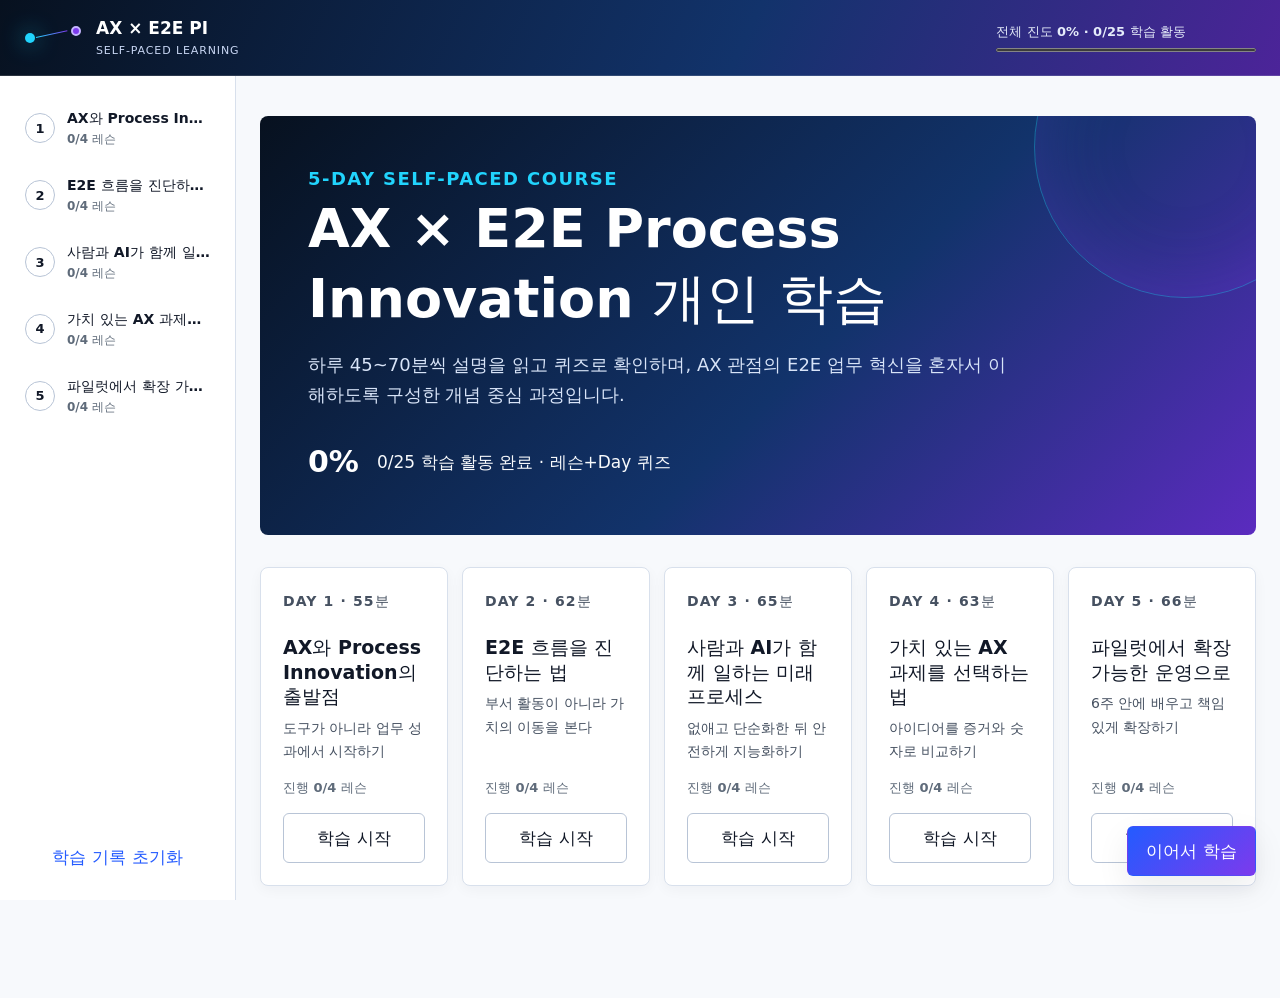
<file: study/index.html>
<!doctype html>
<html lang="ko">
<head>
  <meta charset="utf-8">
  <meta name="viewport" content="width=device-width, initial-scale=1">
  <meta name="description" content="AX 도입과 E2E Process Innovation을 5일 동안 혼자 학습하는 과정">
  <title>AX × E2E PI 개인 학습</title>
  <link rel="icon" href="../assets/img/favicon.svg" type="image/svg+xml">
  <link rel="stylesheet" href="./styles.css">
</head>
<body>
  <a class="skip-link" href="#learning-view">본문으로 건너뛰기</a>

  <header class="course-header">
    <a class="course-brand" href="#/home" aria-label="AX 개인 학습 홈">
      <span class="identity-mark" aria-hidden="true">
        <span class="origin-dot"></span>
        <span class="signal-line"></span>
        <span class="signal-node"></span>
      </span>
      <span><strong>AX × E2E PI</strong><small>SELF-PACED LEARNING</small></span>
    </a>
    <div class="header-progress">
      <label id="course-progress-text" for="course-progress">전체 진도 0%</label>
      <progress id="course-progress" max="100" value="0" aria-label="전체 학습 진도">0%</progress>
    </div>
  </header>

  <div class="app-shell">
    <aside class="course-rail" aria-label="과정 탐색">
      <nav id="day-navigation" aria-label="5일 학습 목차"></nav>
      <button id="reset-progress" class="button button-ghost" type="button">학습 기록 초기화</button>
    </aside>

    <main id="learning-view" tabindex="-1">
      <section id="study-home" aria-labelledby="home-title"></section>
      <article id="lesson-content" class="reading-column" aria-live="polite" hidden></article>
      <section id="quiz-panel" class="reading-column" aria-live="polite" hidden></section>
    </main>
  </div>

  <button id="continue-button" class="button button-primary floating-continue" type="button">이어서 학습</button>

  <dialog id="reset-dialog" aria-labelledby="reset-dialog-title" aria-describedby="reset-dialog-description">
    <form method="dialog">
      <h2 id="reset-dialog-title">학습 기록을 초기화할까요?</h2>
      <p id="reset-dialog-description">완료한 레슨과 퀴즈 점수가 이 브라우저에서 모두 삭제됩니다.</p>
      <div class="dialog-actions">
        <button class="button button-secondary" type="submit" value="cancel">취소</button>
        <button class="button button-danger" type="submit" value="confirm">초기화</button>
      </div>
    </form>
  </dialog>

  <noscript>이 학습 앱을 사용하려면 브라우저에서 JavaScript를 활성화해 주세요.</noscript>
  <script type="module" src="./app.js"></script>
</body>
</html>
</file>
<file: study/styles.css>
:root {
  color-scheme: light;
  --canvas: #F7F9FC;
  --raised: #FFFFFF;
  --ink: #111827;
  --body: #465161;
  --muted: #5F6B7A;
  --hairline: #D8E0EC;
  --hairline-strong: #B8C4D6;
  --blue: #245BFF;
  --violet: #7C3AED;
  --cyan: #21D4FD;
  --success: #007A63;
  --danger: #C62828;
  --deep: #07111F;
  --shadow: 0 12px 32px rgba(17, 24, 39, 0.08);
  font-family: SamsungOne, Pretendard, Inter, system-ui, -apple-system, "Segoe UI", sans-serif;
  font-synthesis: none;
}

* { box-sizing: border-box; }

html { scroll-behavior: smooth; }

body {
  margin: 0;
  min-width: 320px;
  min-height: 100vh;
  background: var(--canvas);
  color: var(--body);
  font-size: 17px;
  line-height: 1.65;
}

button, input { font: inherit; }
button, a { -webkit-tap-highlight-color: transparent; }
a { color: inherit; }

.skip-link {
  position: fixed;
  z-index: 100;
  top: 8px;
  left: 8px;
  padding: 10px 14px;
  background: var(--raised);
  color: var(--ink);
  border: 2px solid var(--blue);
  border-radius: 6px;
  transform: translateY(-160%);
}
.skip-link:focus { transform: translateY(0); }

:focus-visible {
  outline: 3px solid var(--blue);
  outline-offset: 3px;
}

.course-header {
  position: sticky;
  z-index: 20;
  top: 0;
  display: flex;
  align-items: center;
  justify-content: space-between;
  min-height: 76px;
  padding: 12px 24px;
  color: #F8FAFC;
  background: linear-gradient(115deg, var(--deep) 0%, #12336B 58%, #4C2499 100%);
  border-bottom: 1px solid rgba(255, 255, 255, 0.14);
}

.course-brand {
  display: flex;
  align-items: center;
  gap: 14px;
  min-height: 44px;
  text-decoration: none;
}
.course-brand strong { display: block; color: #FFFFFF; font-size: 17px; }
.course-brand small { display: block; color: #C8D6F3; font-size: 11px; letter-spacing: 0.08em; }

.identity-mark {
  position: relative;
  display: block;
  width: 58px;
  height: 30px;
}
.origin-dot, .signal-node {
  position: absolute;
  top: 10px;
  width: 10px;
  height: 10px;
  border-radius: 50%;
}
.origin-dot {
  left: 1px;
  background: #21D4FD;
  box-shadow: 0 0 22px rgba(33, 212, 253, 0.8);
}
.signal-line {
  position: absolute;
  top: 14px;
  left: 12px;
  width: 32px;
  height: 1px;
  background: linear-gradient(90deg, #21D4FD, #7C3AED);
  transform: rotate(-12deg);
  transform-origin: left center;
}
.signal-node { right: 1px; top: 3px; background: #7C3AED; border: 2px solid #C4B5FD; }

.header-progress { display: grid; gap: 4px; width: min(260px, 32vw); }
.header-progress label { color: #E5ECFA; font-size: 13px; font-weight: 700; }
progress { width: 100%; height: 8px; accent-color: var(--cyan); }
progress::-webkit-progress-bar { background: rgba(255, 255, 255, 0.2); border-radius: 0; }
progress::-webkit-progress-value { background: linear-gradient(90deg, var(--cyan), #8B5CF6); }

.app-shell { min-height: calc(100vh - 76px); }
.course-rail {
  background: var(--raised);
  border-right: 1px solid var(--hairline);
}
#day-navigation { display: grid; gap: 6px; }
.day-link {
  display: grid;
  grid-template-columns: 32px minmax(0, 1fr);
  gap: 10px;
  align-items: center;
  min-height: 52px;
  padding: 8px 10px;
  border: 1px solid transparent;
  border-radius: 6px;
  background: transparent;
  color: var(--body);
  text-align: left;
  cursor: pointer;
}
.day-link:hover { background: #F1F5FF; }
.day-link[aria-current="page"] { color: var(--blue); background: #F1F5FF; border-color: rgba(36, 91, 255, 0.24); }
.day-number {
  display: grid;
  place-items: center;
  width: 30px;
  height: 30px;
  border: 1px solid var(--hairline-strong);
  border-radius: 50%;
  color: var(--ink);
  font-size: 13px;
  font-weight: 800;
}
.day-link[aria-current="page"] .day-number { color: #FFFFFF; background: var(--blue); border-color: var(--blue); }
.day-label { overflow: hidden; }
.day-label strong, .day-label small { display: block; overflow: hidden; text-overflow: ellipsis; white-space: nowrap; }
.day-label strong { color: var(--ink); font-size: 14px; }
.day-label small { color: var(--muted); font-size: 12px; }
.day-status { font-weight: 700; }
.day-status.complete { color: var(--success); }

#learning-view { min-width: 0; padding: 40px 24px 112px; }
.reading-column { max-width: 760px; margin: 0 auto; }
[hidden] { display: none !important; }

.home-hero {
  position: relative;
  overflow: hidden;
  max-width: 1040px;
  margin: 0 auto 32px;
  padding: 48px;
  color: #F8FAFC;
  background: linear-gradient(135deg, #07111F 0%, #12336B 56%, #5B2BBF 100%);
  border-radius: 8px;
}
.home-hero::after {
  content: "";
  position: absolute;
  top: -120px;
  right: -80px;
  width: 300px;
  height: 300px;
  border: 1px solid rgba(33, 212, 253, 0.35);
  border-radius: 50%;
  box-shadow: inset 0 0 80px rgba(124, 58, 237, 0.25);
}
.home-hero > * { position: relative; z-index: 1; }
.eyebrow { margin: 0 0 10px; color: var(--blue); font-size: 13px; font-weight: 800; letter-spacing: 0.08em; text-transform: uppercase; }
.home-hero .eyebrow { color: var(--cyan); }
h1, h2, h3, h4 { color: var(--ink); line-height: 1.3; }
.home-hero h1 { max-width: 720px; margin: 0 0 16px; color: #FFFFFF; font-size: clamp(34px, 5vw, 54px); }
.home-hero p { max-width: 700px; margin: 0; color: #D8E4F8; font-size: 18px; }
.hero-progress { display: flex; align-items: center; gap: 18px; margin-top: 28px; }
.hero-progress strong { color: #FFFFFF; font-size: 30px; }

.day-card-grid { display: grid; grid-template-columns: repeat(5, minmax(0, 1fr)); gap: 14px; max-width: 1040px; margin: 0 auto; }
.day-card {
  display: flex;
  flex-direction: column;
  min-height: 250px;
  padding: 22px;
  background: var(--raised);
  border: 1px solid var(--hairline);
  border-radius: 8px;
  box-shadow: 0 4px 14px rgba(17, 24, 39, 0.04);
}
.day-card h2 { margin: 8px 0; font-size: 19px; }
.day-card p { margin: 0 0 14px; color: var(--body); font-size: 14px; }
.day-card .card-status { margin-top: auto; color: var(--muted); font-size: 13px; font-weight: 700; }
.day-card .button { margin-top: 14px; }

.button {
  display: inline-flex;
  align-items: center;
  justify-content: center;
  min-height: 44px;
  padding: 10px 18px;
  border: 1px solid transparent;
  border-radius: 6px;
  font-weight: 750;
  text-decoration: none;
  cursor: pointer;
}
.button-primary { color: #FFFFFF; background: linear-gradient(135deg, var(--blue), var(--violet)); }
.button-secondary { color: var(--ink); background: var(--raised); border-color: var(--hairline-strong); }
.button-ghost { color: var(--blue); background: transparent; }
.button-danger { color: #FFFFFF; background: var(--danger); }
.button:disabled { cursor: not-allowed; opacity: 0.55; }
.floating-continue { position: fixed; z-index: 15; right: 24px; bottom: 24px; box-shadow: var(--shadow); }

.lesson-header, .quiz-header { padding-bottom: 24px; border-bottom: 1px solid var(--hairline); }
.lesson-header h1, .quiz-header h1 { margin: 6px 0 10px; font-size: clamp(30px, 4vw, 42px); }
.lesson-meta { display: flex; flex-wrap: wrap; gap: 10px 18px; color: var(--muted); font-size: 14px; }
.lesson-intro { margin: 28px 0; color: var(--ink); font-size: 18px; }
.objectives { margin: 24px 0 32px; padding: 22px 24px; background: #F1F5FF; border-left: 4px solid var(--blue); }
.objectives h2 { margin: 0 0 10px; font-size: 18px; }
.objectives ul { margin: 0; padding-left: 22px; }
.content-block { margin: 28px 0; }
.content-block h2 { margin: 0 0 12px; font-size: 25px; }
.content-block p { margin: 0; }
.callout { padding: 22px 24px; background: #F1F5FF; border: 1px solid rgba(36, 91, 255, 0.22); border-radius: 8px; }
.callout h3 { margin: 0 0 6px; font-size: 17px; }
.callout.caution { background: #FFF8E6; border-color: #F5C66A; }
.compare-grid { display: grid; grid-template-columns: 1fr 1fr; gap: 14px; }
.compare-panel { padding: 20px; background: var(--raised); border: 1px solid var(--hairline); border-radius: 8px; }
.compare-panel h3 { margin: 0 0 10px; font-size: 17px; }
.compare-panel ul, .step-list, .check-list { margin: 0; padding-left: 22px; }
.step-list { list-style: decimal; }
.step-list li, .check-list li { margin: 8px 0; }
.check-list { list-style: none; padding: 0; }
.check-list li::before { content: "✓"; margin-right: 10px; color: var(--success); font-weight: 900; }
.table-scroll { overflow-x: auto; border: 1px solid var(--hairline); border-radius: 8px; }
table { width: 100%; border-collapse: collapse; background: var(--raised); font-size: 15px; }
th, td { padding: 12px 14px; border-bottom: 1px solid var(--hairline); text-align: left; vertical-align: top; }
th { color: var(--ink); background: #EEF3FA; font-size: 13px; letter-spacing: 0.04em; }
tr:last-child td { border-bottom: 0; }
.formula { padding: 24px; color: #F8FAFC; background: #0D1B2E; border-radius: 8px; }
.formula code { display: block; margin-bottom: 10px; color: var(--cyan); font-size: 16px; white-space: normal; }
.formula p { color: #D8E4F8; }
.flow-list { display: flex; flex-wrap: wrap; gap: 20px; padding: 0; list-style: none; }
.flow-list li { position: relative; flex: 1 1 120px; min-width: 0; padding: 15px; background: var(--raised); border: 1px solid var(--hairline); border-radius: 6px; color: var(--ink); text-align: center; }
.flow-list li:not(:last-child)::after { content: "→"; position: absolute; top: 50%; right: -17px; color: var(--blue); transform: translateY(-50%); }
.takeaway { margin: 36px 0; padding: 24px; background: linear-gradient(135deg, rgba(33, 212, 253, 0.12), rgba(124, 58, 237, 0.10)); border: 1px solid rgba(124, 58, 237, 0.22); border-radius: 8px; }
.takeaway strong { display: block; margin-bottom: 5px; color: var(--violet); }
.optional-practice { margin: 32px 0; border-top: 1px solid var(--hairline); border-bottom: 1px solid var(--hairline); }
.optional-practice summary { min-height: 44px; padding: 12px 0; color: var(--ink); font-weight: 800; cursor: pointer; }
.optional-practice div { padding: 0 0 18px; }
.lesson-actions { display: flex; justify-content: space-between; gap: 12px; margin-top: 38px; padding-top: 24px; border-top: 1px solid var(--hairline); }

.quiz-form { display: grid; gap: 22px; margin-top: 28px; }
.question-card { margin: 0; padding: 22px; background: var(--raised); border: 1px solid var(--hairline); border-radius: 8px; }
.question-card legend { padding: 0 5px; color: var(--ink); font-weight: 800; }
.choice { display: flex; align-items: flex-start; gap: 10px; min-height: 44px; padding: 9px 8px; border-radius: 6px; cursor: pointer; }
.choice:hover { background: #F1F5FF; }
.choice input { width: 20px; height: 20px; margin: 3px 0 0; accent-color: var(--blue); }
.quiz-message { min-height: 26px; color: var(--danger); font-weight: 750; }
.quiz-result { padding: 22px; background: #F1F5FF; border-left: 4px solid var(--blue); }
.quiz-result h2 { margin: 0; }
.answer-feedback { margin-top: 14px; padding: 16px; border: 1px solid var(--hairline); border-radius: 6px; background: var(--raised); }
.answer-feedback.correct { border-left: 4px solid var(--success); }
.answer-feedback.incorrect { border-left: 4px solid var(--danger); }
.answer-feedback strong, .answer-feedback p { display: block; margin: 0; }
.answer-feedback p { margin-top: 6px; }
.quiz-actions { display: flex; flex-wrap: wrap; gap: 12px; }

dialog { width: min(520px, calc(100% - 32px)); padding: 0; border: 1px solid var(--hairline); border-radius: 8px; box-shadow: var(--shadow); }
dialog::backdrop { background: rgba(7, 17, 31, 0.62); }
dialog form { padding: 28px; }
dialog h2 { margin: 0 0 8px; font-size: 24px; }
dialog p { margin: 0; }
.dialog-actions { display: flex; justify-content: flex-end; gap: 10px; margin-top: 24px; }

@media (min-width: 1024px) {
  .app-shell { display: grid; grid-template-columns: 236px minmax(0, 1fr); }
  .course-rail { position: sticky; top: 76px; align-self: start; height: calc(100vh - 76px); padding: 22px 14px; }
  #reset-progress { position: absolute; bottom: 18px; left: 14px; right: 14px; width: calc(100% - 28px); }
}

@media (max-width: 1023px) {
  .course-rail { position: sticky; z-index: 10; top: 76px; display: grid; grid-template-columns: minmax(0, 1fr) auto; align-items: center; gap: 8px; padding: 10px 16px; border-right: 0; border-bottom: 1px solid var(--hairline); }
  #day-navigation { display: flex; gap: 8px; overflow-x: auto; scrollbar-width: thin; }
  .day-link { flex: 0 0 170px; }
  #reset-progress { padding-inline: 12px; white-space: nowrap; }
  .day-card-grid { grid-template-columns: repeat(2, minmax(0, 1fr)); }
}

@media (max-width: 767px) {
  body { font-size: 16px; }
  .course-header { min-height: 70px; padding: 10px 16px; }
  .course-brand { gap: 8px; }
  .identity-mark { width: 42px; transform: scale(0.78); transform-origin: left center; }
  .course-brand small { display: none; }
  .header-progress { width: 112px; }
  .header-progress label { font-size: 12px; }
  .course-rail { top: 70px; padding: 8px 12px; }
  #reset-progress { width: 44px; overflow: hidden; padding-inline: 9px; color: transparent; }
  #reset-progress::before { content: "↺"; color: var(--blue); font-size: 22px; }
  .day-link { flex-basis: 136px; min-height: 48px; padding: 6px 8px; }
  .day-label strong { font-size: 13px; }
  .day-label small { font-size: 11px; }
  #learning-view { padding: 24px 20px 104px; }
  .home-hero { padding: 32px 24px; }
  .home-hero::after { width: 190px; height: 190px; top: -90px; right: -100px; }
  .home-hero h1 { font-size: 34px; }
  .home-hero p, .lesson-intro { font-size: 17px; }
  .day-card-grid { grid-template-columns: 1fr; }
  .day-card { min-height: auto; }
  .compare-grid { grid-template-columns: 1fr; }
  .flow-list { display: grid; gap: 12px; }
  .flow-list li:not(:last-child)::after { content: "↓"; top: auto; right: 50%; bottom: -24px; transform: translateX(50%); }
  .lesson-actions { flex-direction: column-reverse; }
  .lesson-actions .button { width: 100%; }
  .floating-continue { right: 16px; bottom: 16px; }
}

@media (prefers-reduced-motion: reduce) {
  *, *::before, *::after {
    scroll-behavior: auto !important;
    transition-duration: 0.01ms !important;
    animation-duration: 0.01ms !important;
    animation-iteration-count: 1 !important;
  }
}
</file>
